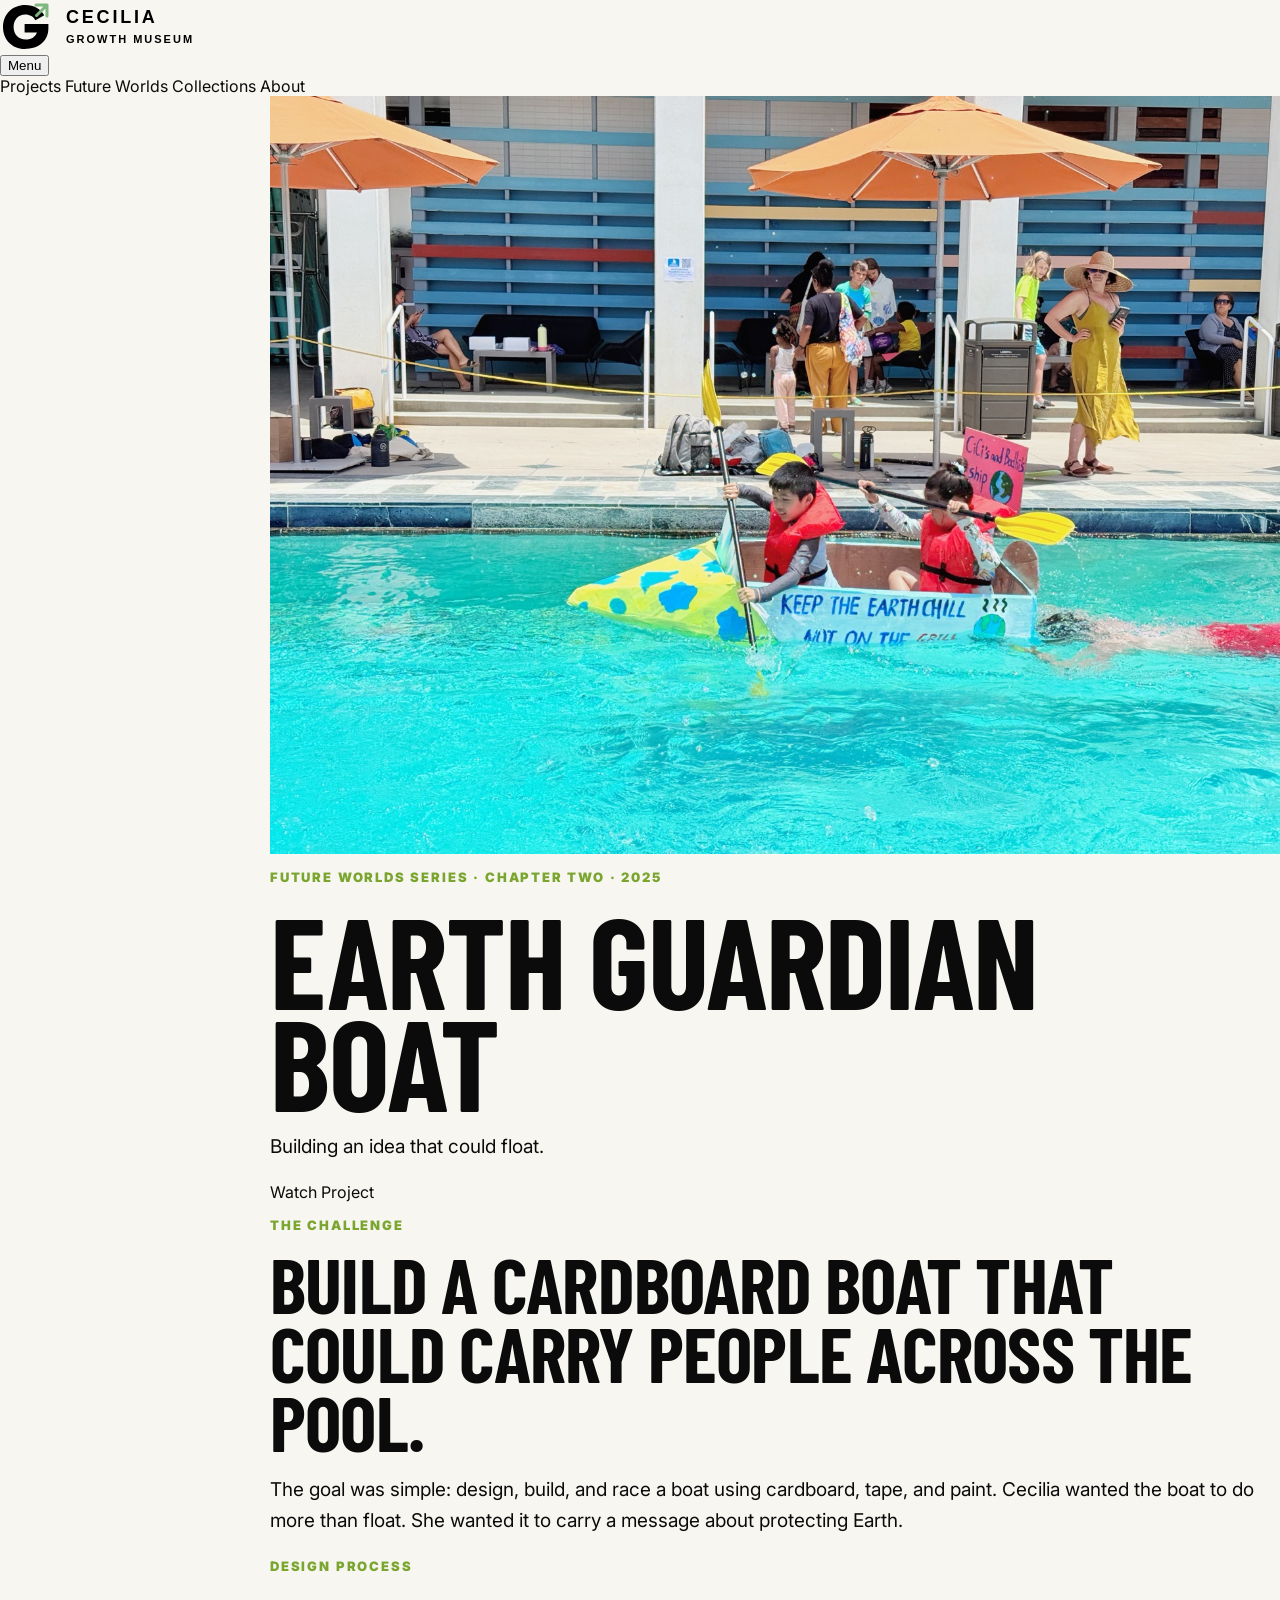
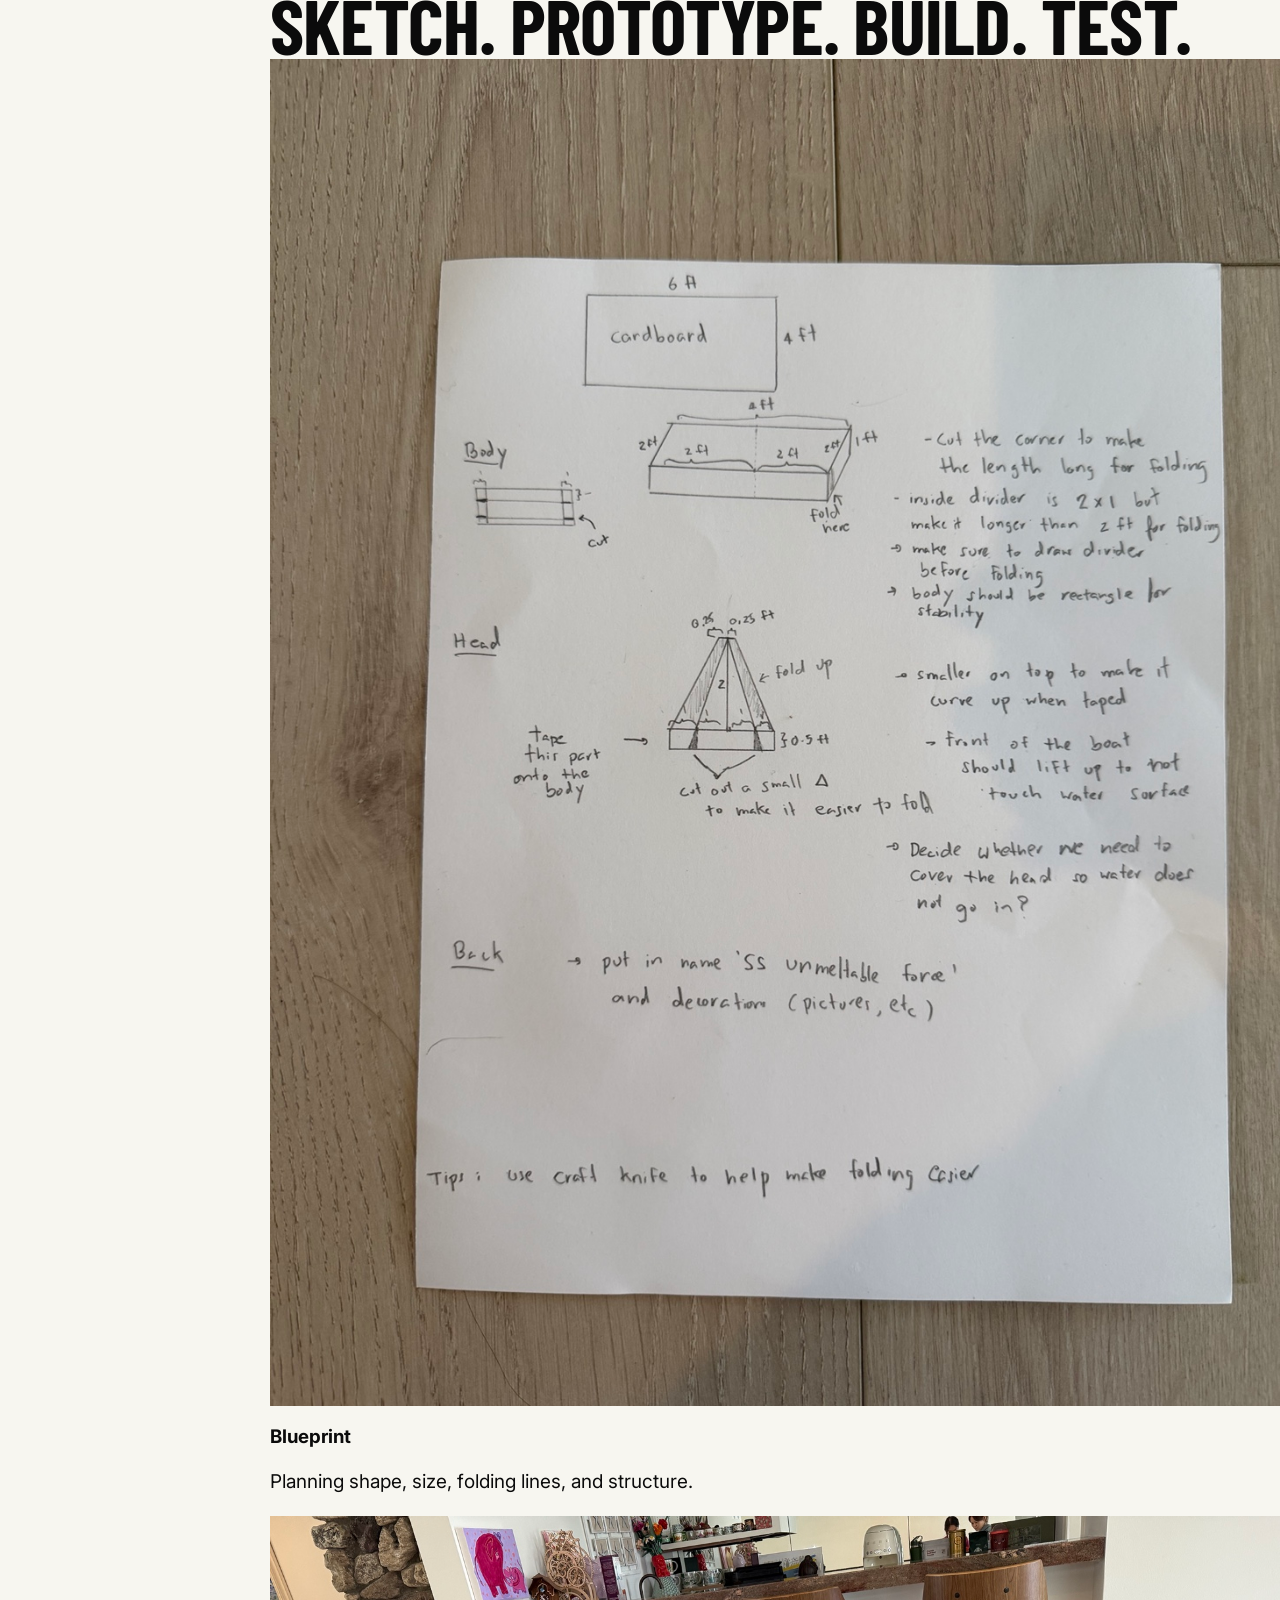
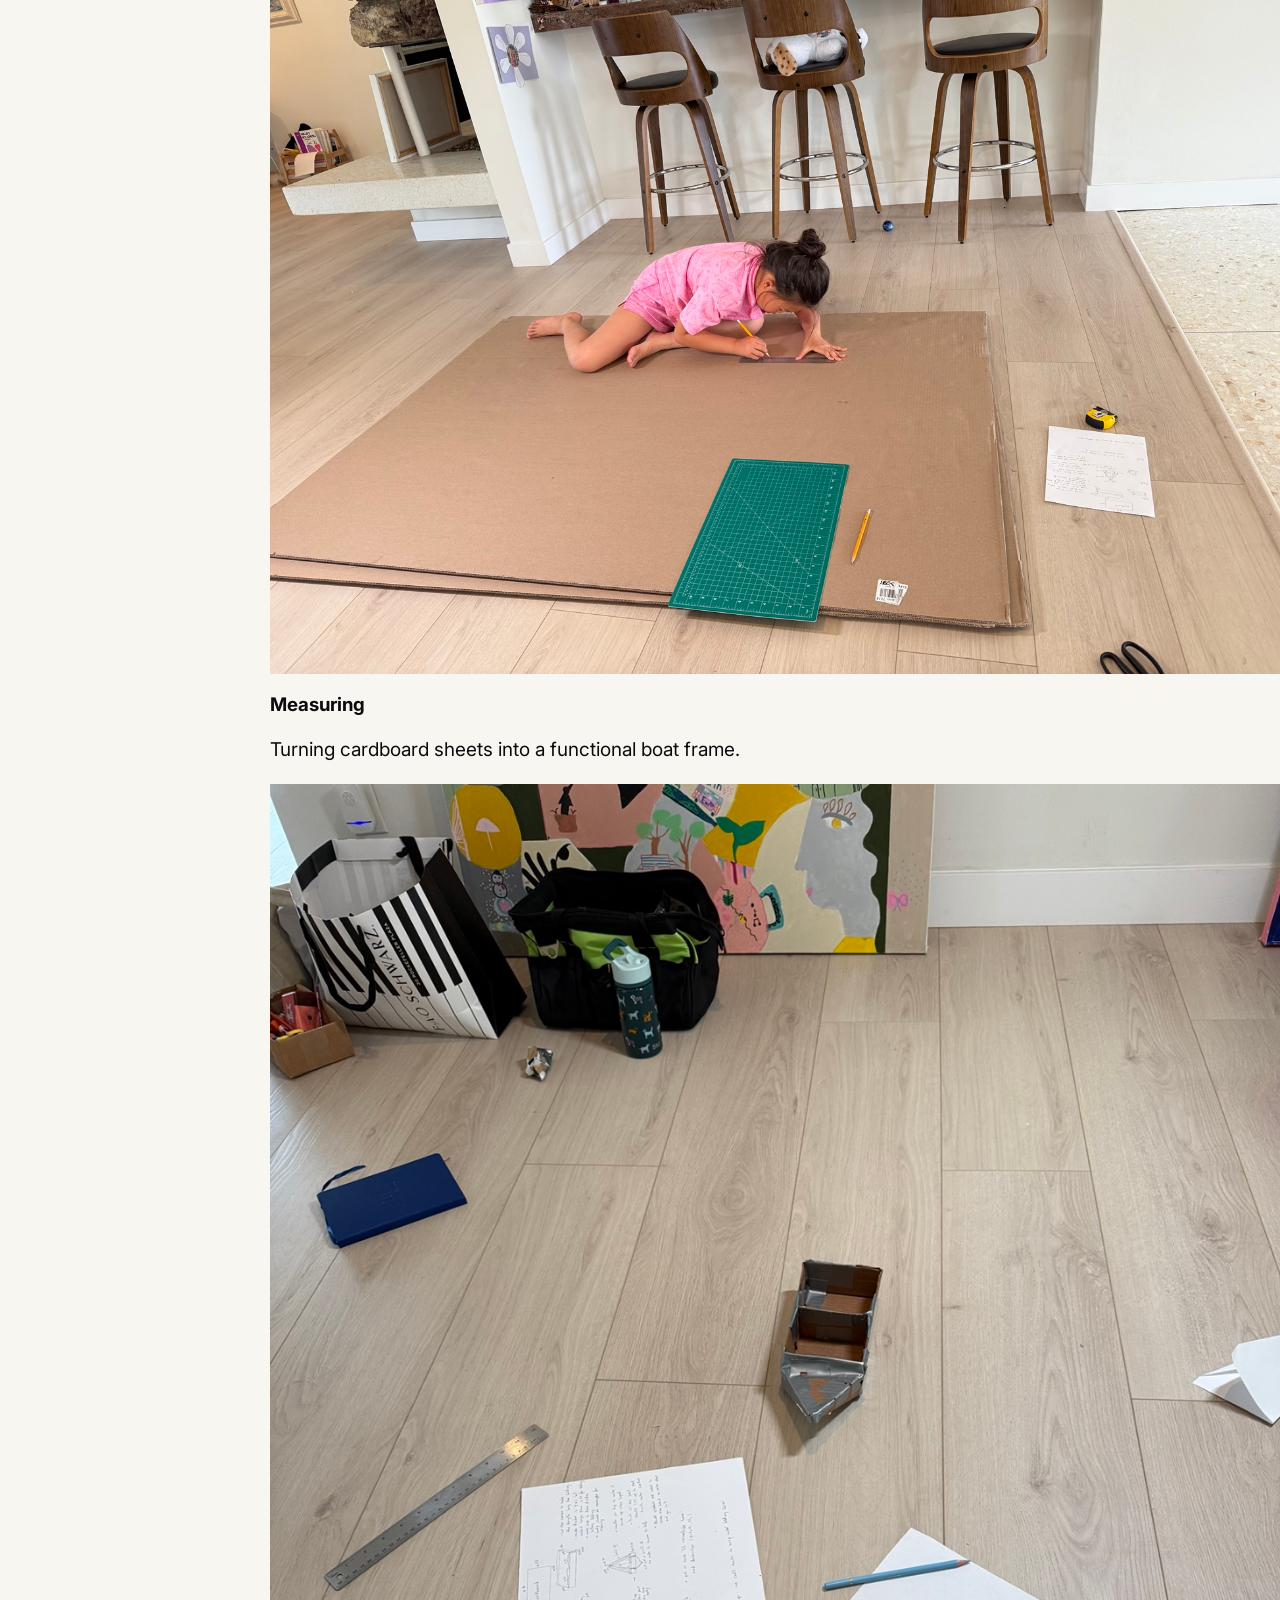
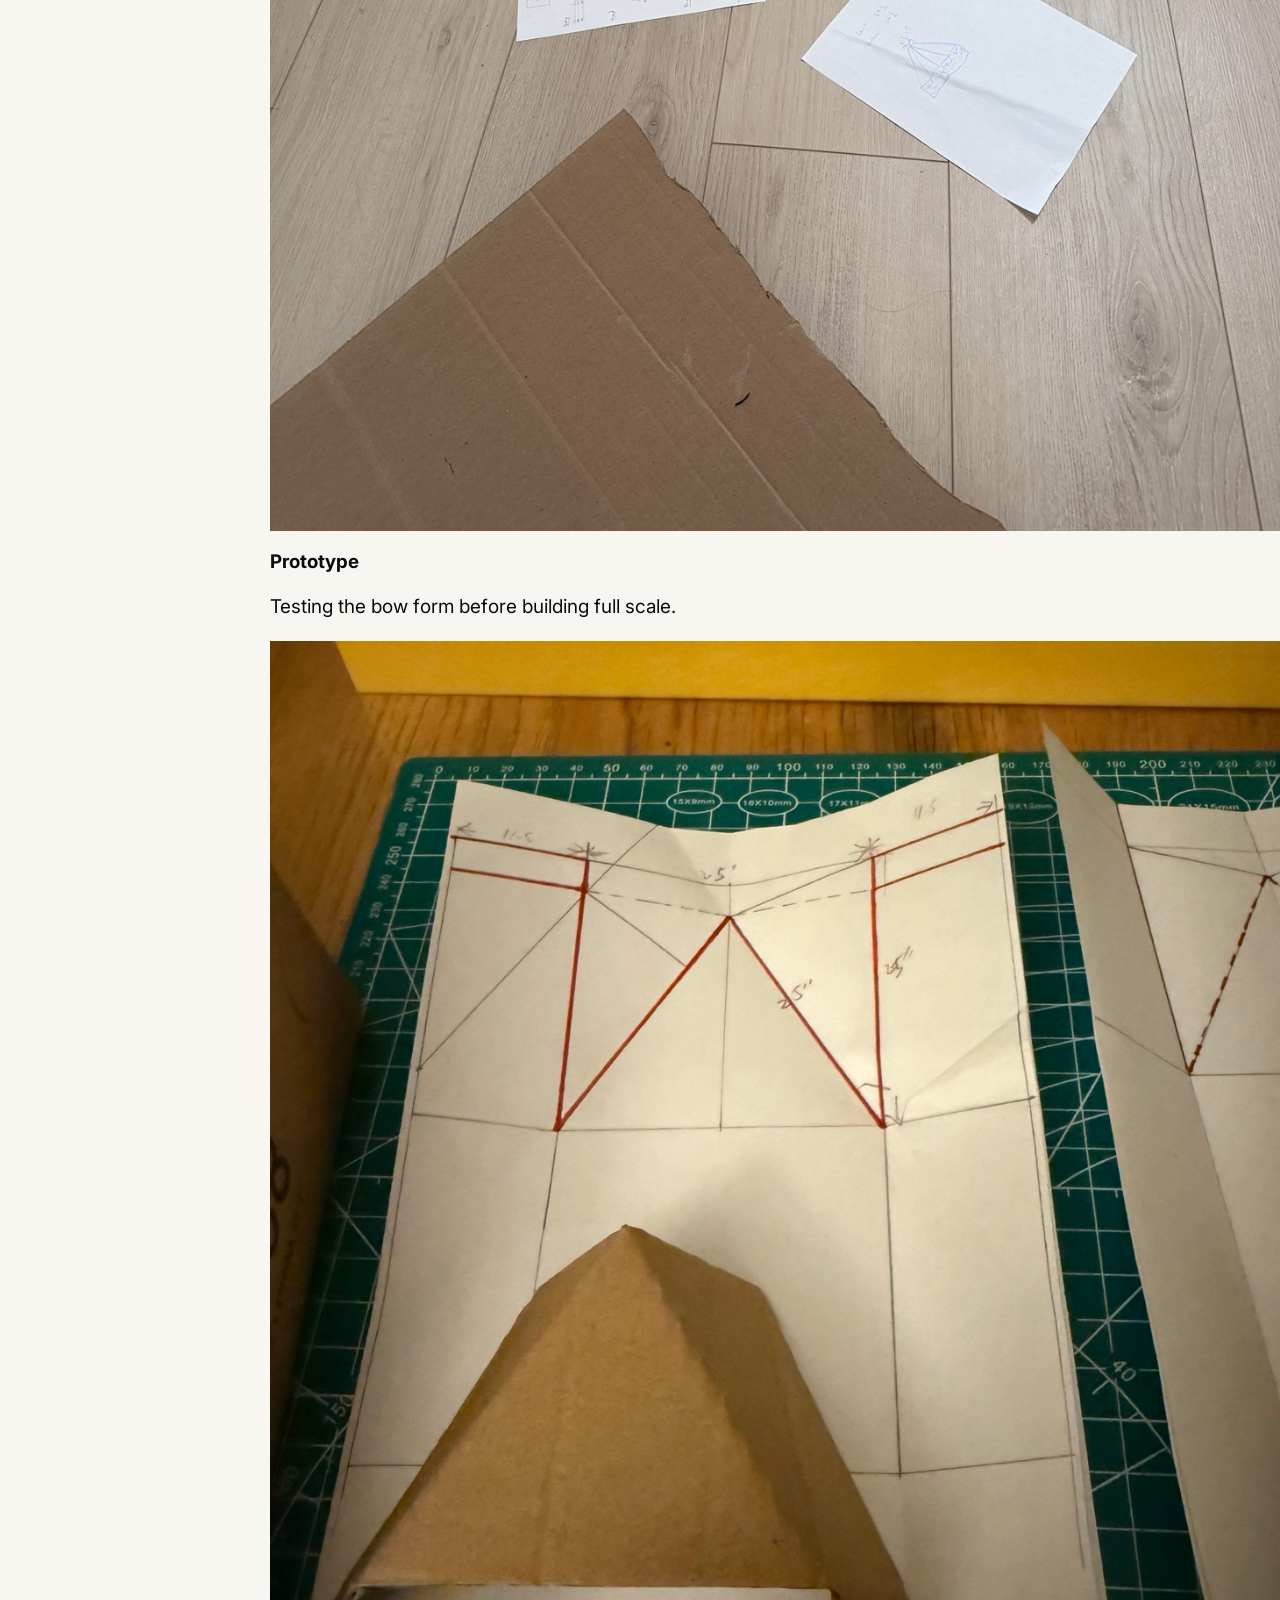
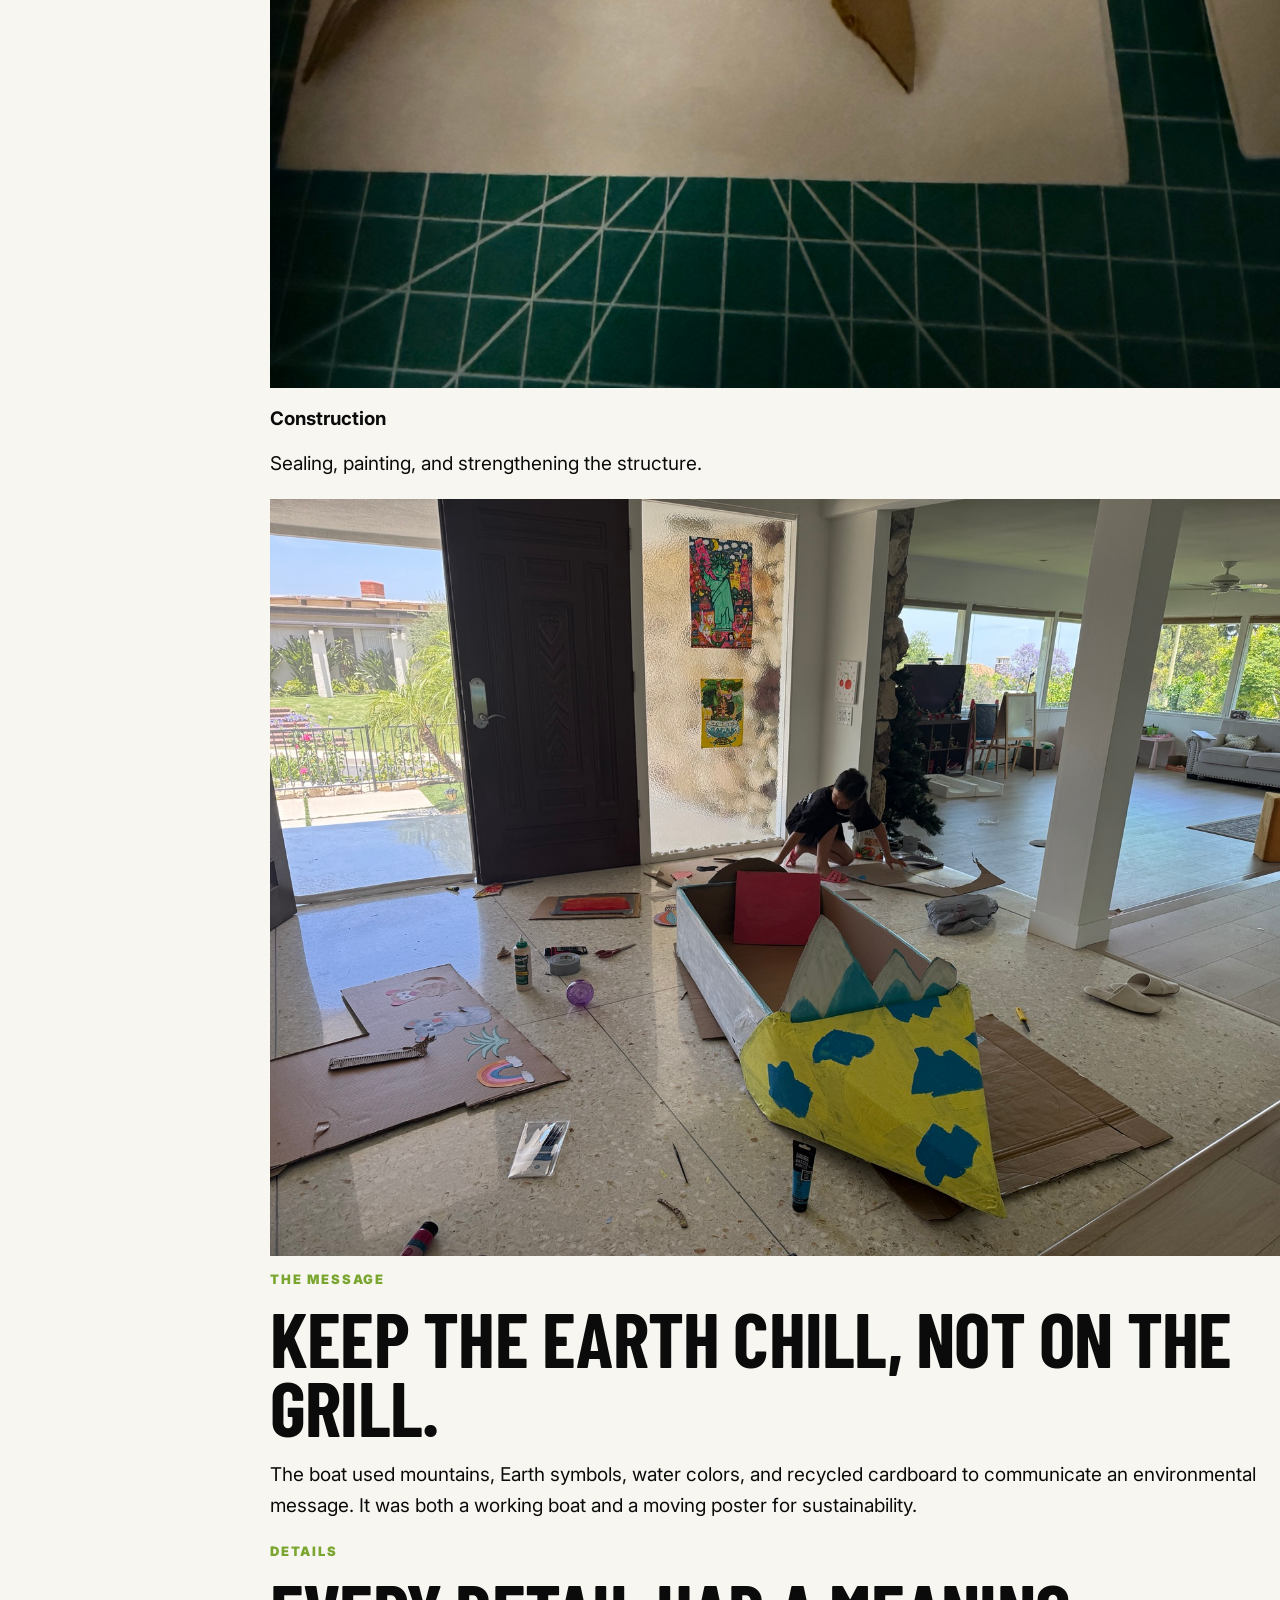
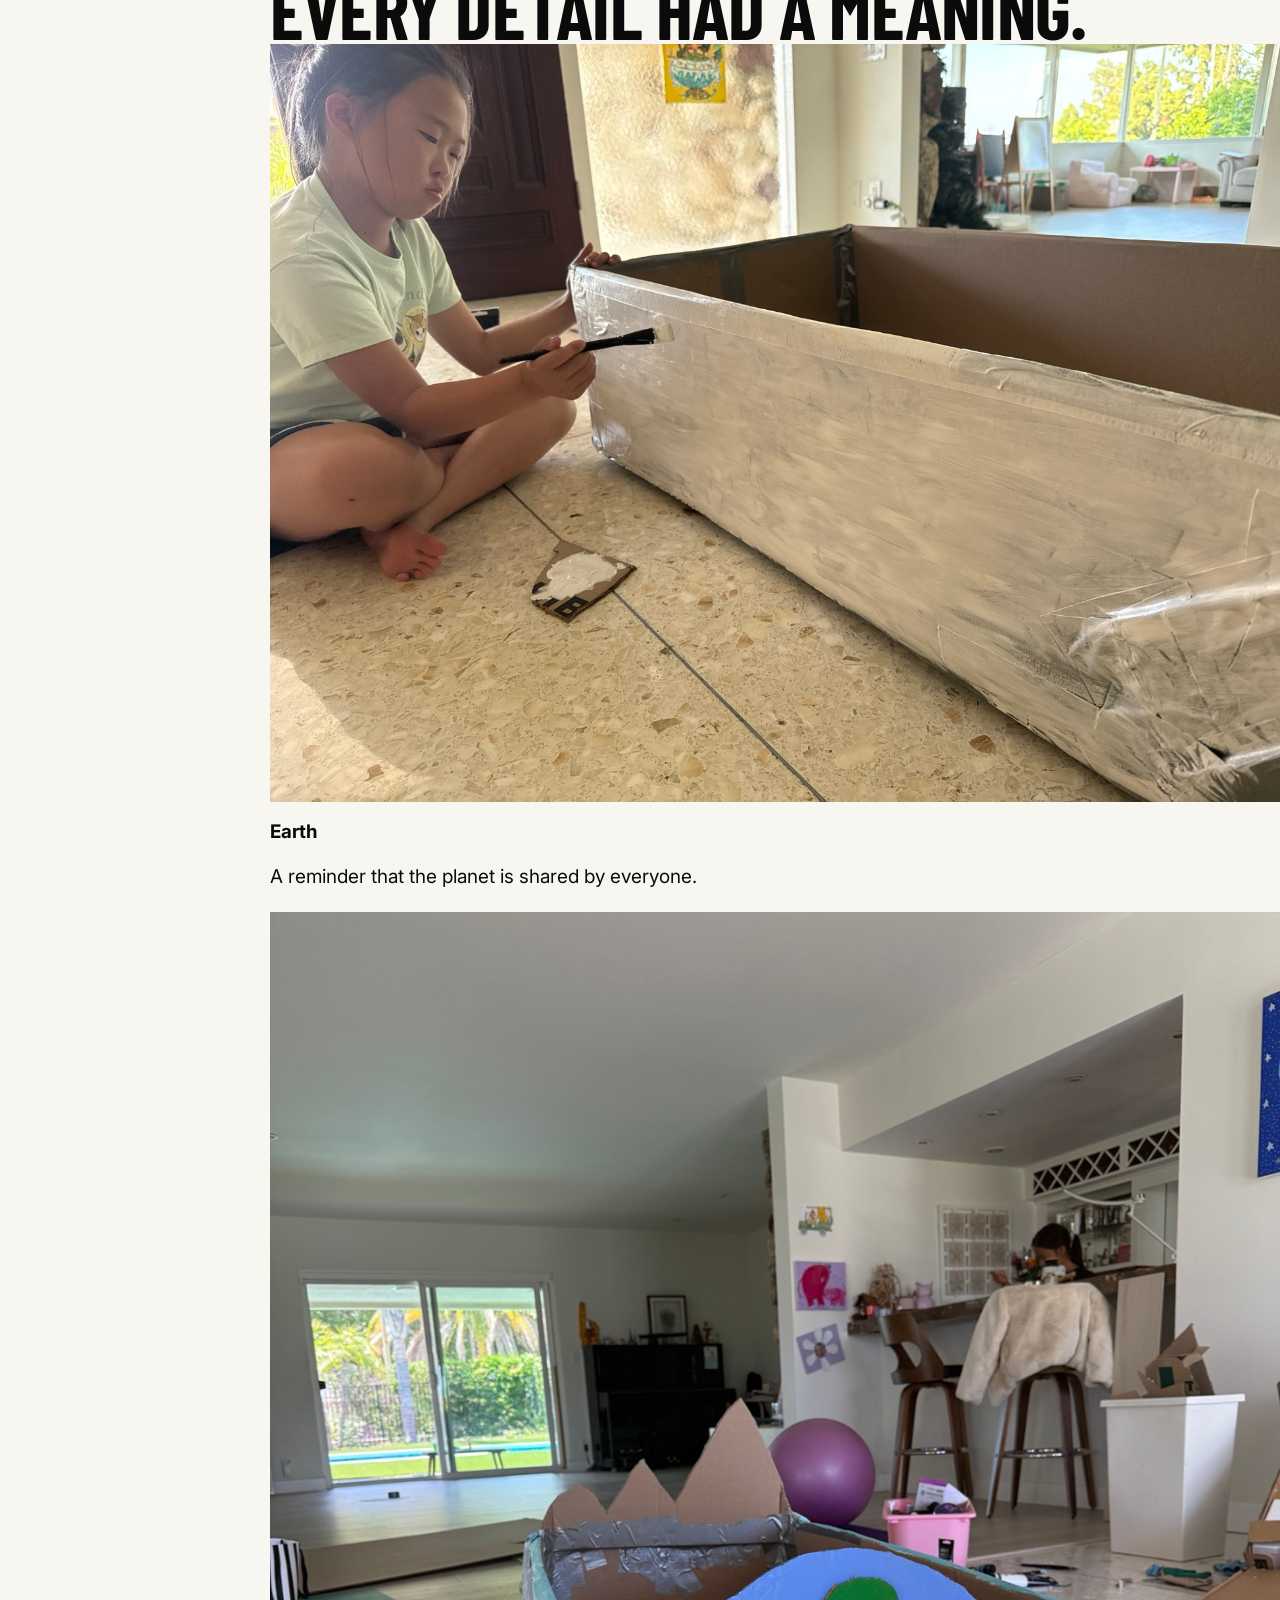
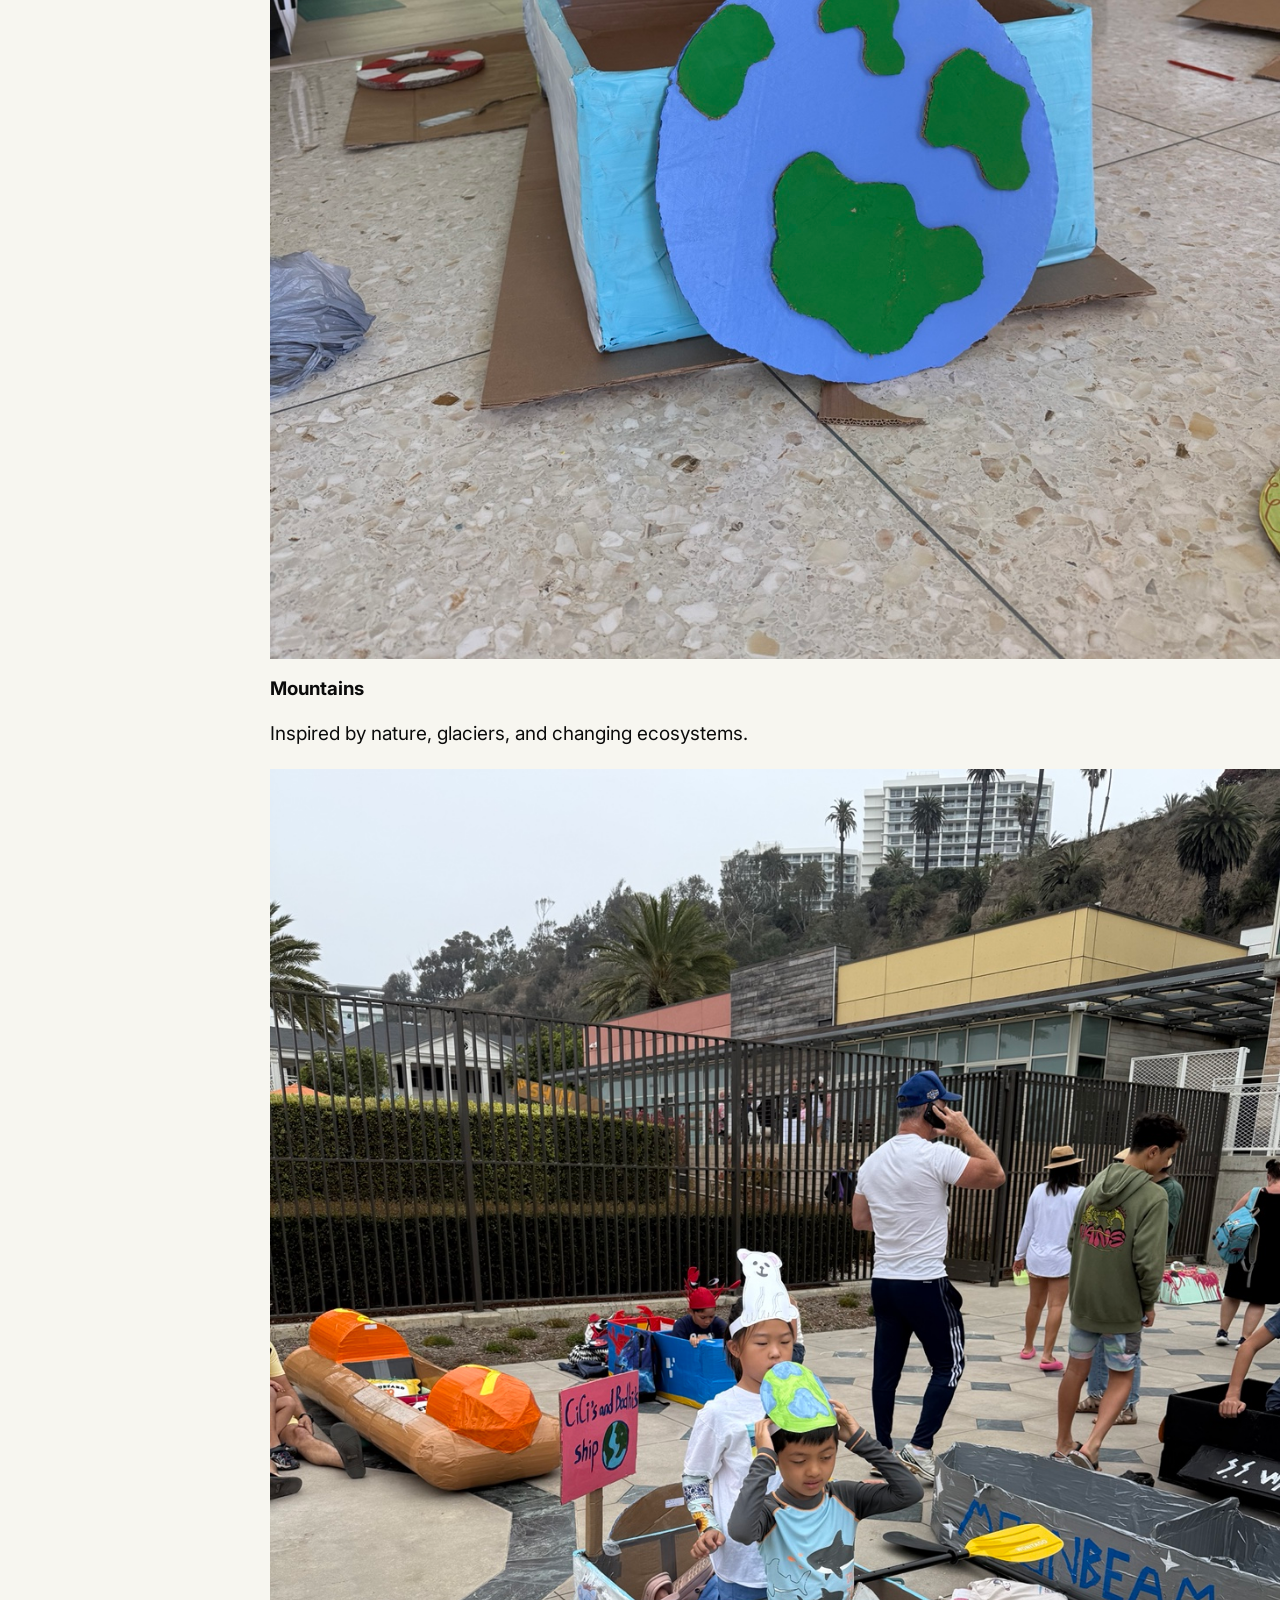
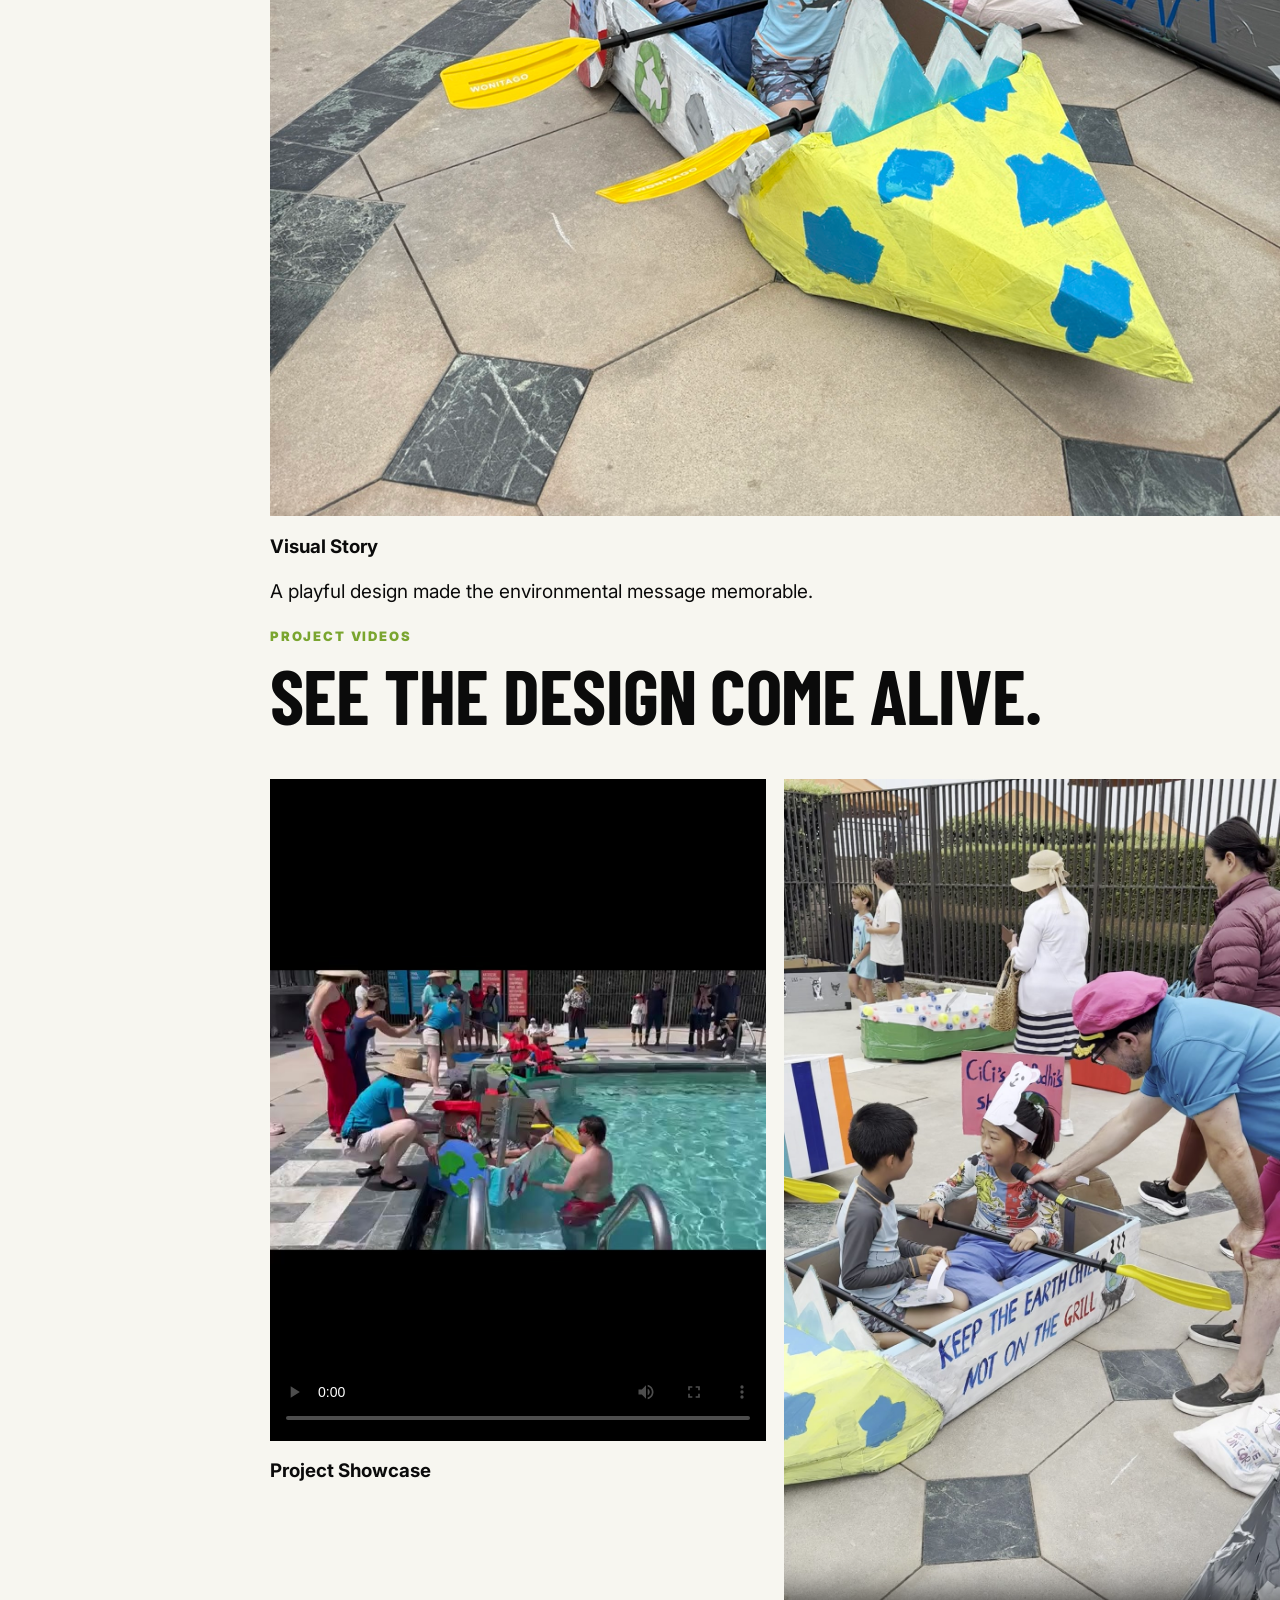
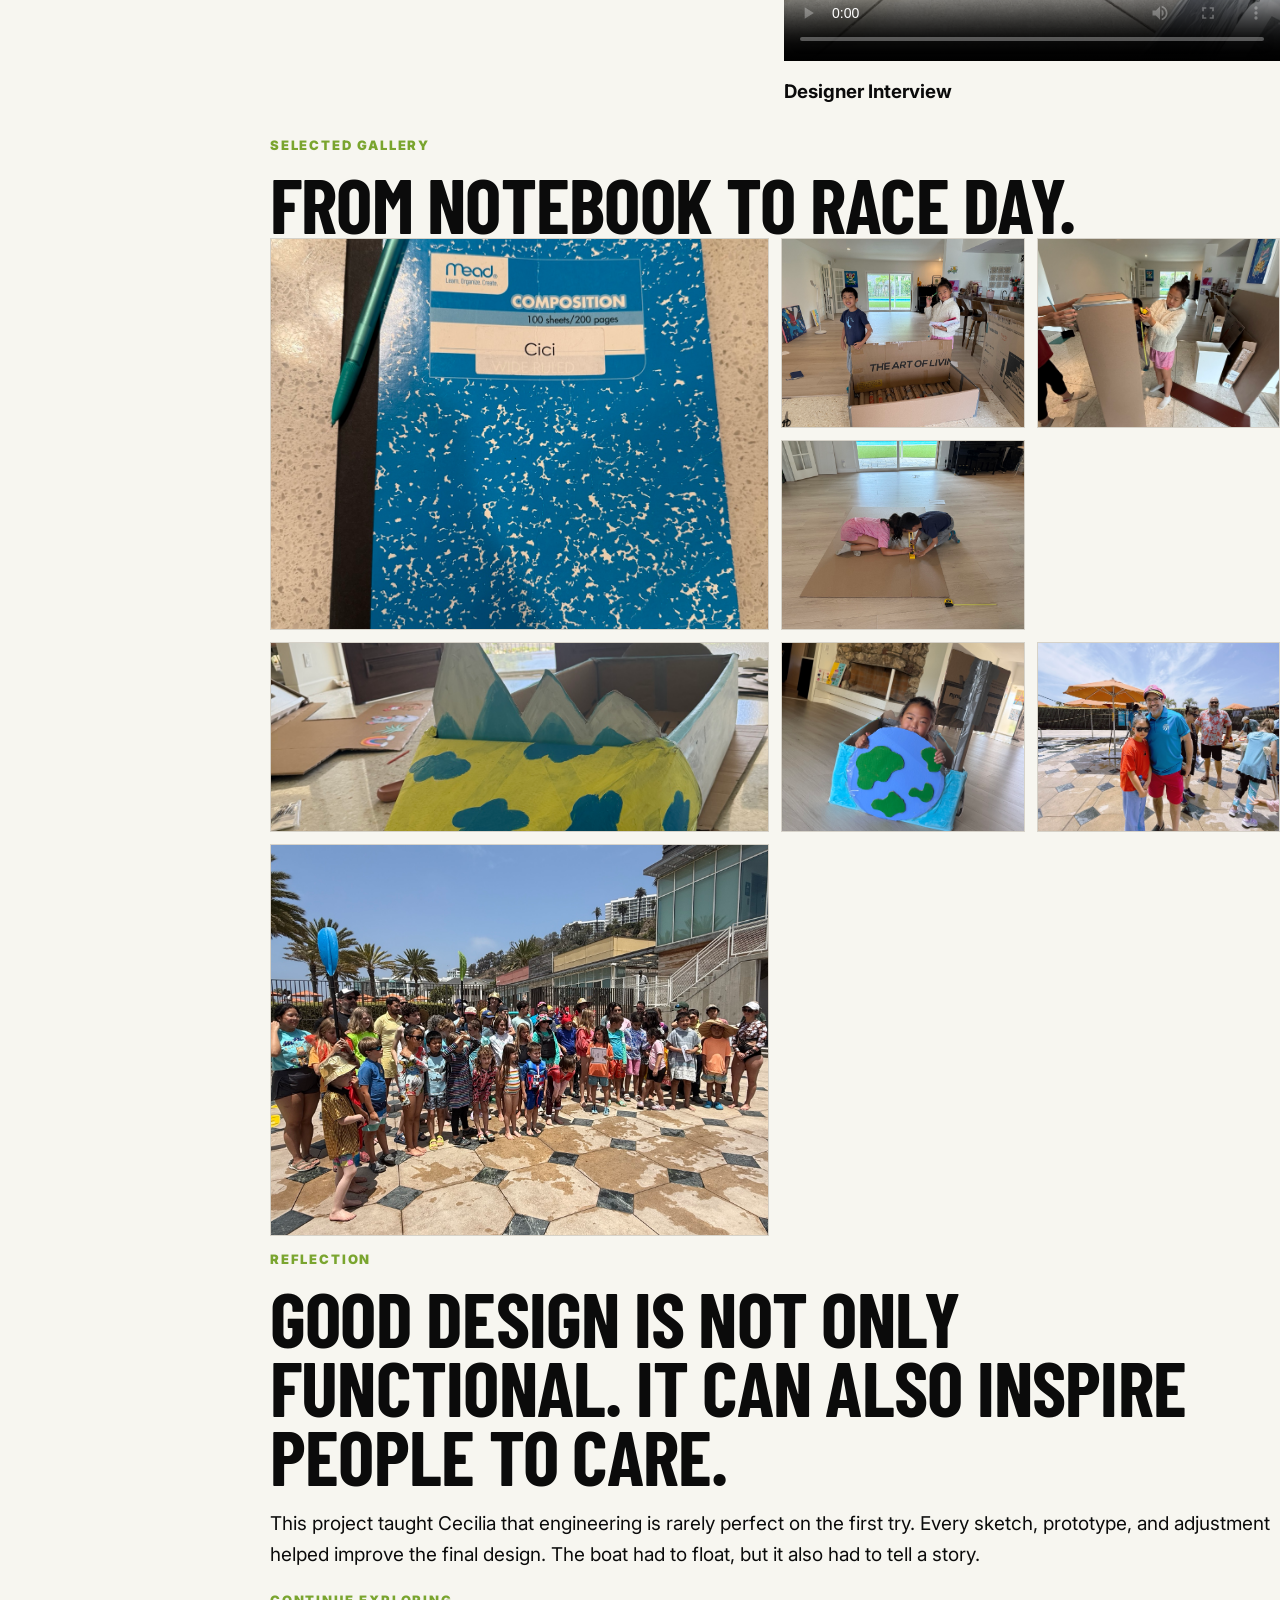
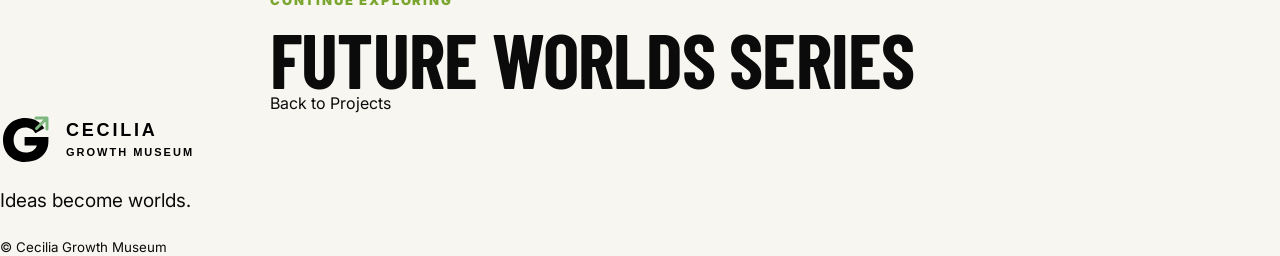
<file: earth-guardian-boat.html>
<!doctype html>
<html lang="en">
<head>
  <meta charset="utf-8"><meta name="viewport" content="width=device-width, initial-scale=1">
  <title>Earth Guardian Boat — Cecilia Growth Museum</title>
  <link rel="stylesheet" href="styles.css">
</head>
<body>

<header class="site-header">
  <a class="brand" href="index.html" aria-label="Cecilia Growth Museum"><img src="logo.svg" alt=""></a>
  <button class="menu-toggle" aria-label="Open navigation">Menu</button>
  <nav class="nav-links">
    <a href="index.html#projects">Projects</a>
    <a href="index.html#future-worlds">Future Worlds</a>
    <a href="index.html#collections">Collections</a>
    <a href="index.html#about">About</a>
  </nav>
</header>

<main>
  <section class="earth-hero">
    <img src="race-hero.jpg" alt="Earth Guardian Boat racing in the pool">
    <div class="earth-title">
      <p class="eyebrow light">Future Worlds Series · Chapter Two · 2025</p>
      <h1>Earth Guardian<br>Boat</h1>
      <p>Building an idea that could float.</p>
      <a class="btn light" href="#videos">Watch Project</a>
    </div>
  </section>

  <section class="white-section split-section">
    <div>
      <p class="eyebrow">The Challenge</p>
      <h2>Build a cardboard boat that could carry people across the pool.</h2>
    </div>
    <div>
      <p>The goal was simple: design, build, and race a boat using cardboard, tape, and paint. Cecilia wanted the boat to do more than float. She wanted it to carry a message about protecting Earth.</p>
    </div>
  </section>

  <section class="black-section process-section">
    <p class="eyebrow light">Design Process</p>
    <h2>Sketch. Prototype. Build. Test.</h2>
    <div class="process-grid">
      <article><img src="boat-sketch.jpg" alt=""><h3>Blueprint</h3><p>Planning shape, size, folding lines, and structure.</p></article>
      <article><img src="measuring-cardboard.jpg" alt=""><h3>Measuring</h3><p>Turning cardboard sheets into a functional boat frame.</p></article>
      <article><img src="small-prototype.jpg" alt=""><h3>Prototype</h3><p>Testing the bow form before building full scale.</p></article>
      <article><img src="painting-side.jpg" alt=""><h3>Construction</h3><p>Sealing, painting, and strengthening the structure.</p></article>
    </div>
  </section>

  <section class="white-section editorial-section">
    <img src="finished-boat.jpg" alt="Finished Earth Guardian Boat">
    <div>
      <p class="eyebrow">The Message</p>
      <h2>Keep the Earth chill, not on the grill.</h2>
      <p>The boat used mountains, Earth symbols, water colors, and recycled cardboard to communicate an environmental message. It was both a working boat and a moving poster for sustainability.</p>
    </div>
  </section>

  <section class="black-section detail-section">
    <p class="eyebrow light">Details</p>
    <h2>Every detail had a meaning.</h2>
    <div class="detail-grid">
      <article><img src="earth-disc.jpg" alt=""><h3>Earth</h3><p>A reminder that the planet is shared by everyone.</p></article>
      <article><img src="yellow-bow.jpg" alt=""><h3>Mountains</h3><p>Inspired by nature, glaciers, and changing ecosystems.</p></article>
      <article><img src="boat-portrait.jpg" alt=""><h3>Visual Story</h3><p>A playful design made the environmental message memorable.</p></article>
    </div>
  </section>

  <section id="videos" class="white-section video-pair">
    <p class="eyebrow">Project Videos</p>
    <h2>See the design come alive.</h2>
    <div class="video-grid">
      <article>
        <video controls poster="earth-video-poster.jpg"><source src="earth-guardian-project-video.mp4" type="video/mp4"></video>
        <h3>Project Showcase</h3>
      </article>
      <article>
        <video controls poster="earth-interview-poster.jpg"><source src="earth-guardian-interview.mov" type="video/quicktime"></video>
        <h3>Designer Interview</h3>
      </article>
    </div>
  </section>

  <section class="white-section gallery-section">
    <p class="eyebrow">Selected Gallery</p>
    <h2>From notebook to race day.</h2>
    <div class="gallery" id="gallery">
      <img src="notebook-cover.jpg" alt="">
      <img src="team-building.jpg" alt="">
      <img src="measuring-frame.jpg" alt="">
      <img src="pool-test.jpg" alt="">
      <img src="wide-build.jpg" alt="">
      <img src="beach-display.jpg" alt="">
      <img src="community-photo.jpg" alt="">
      <img src="regatta-group.jpg" alt="">
    </div>
  </section>

  <section class="black-section reflection-card">
    <p class="eyebrow light">Reflection</p>
    <h2>Good design is not only functional. It can also inspire people to care.</h2>
    <p>This project taught Cecilia that engineering is rarely perfect on the first try. Every sketch, prototype, and adjustment helped improve the final design. The boat had to float, but it also had to tell a story.</p>
  </section>

  <section class="white-section next-project">
    <p class="eyebrow">Continue Exploring</p>
    <h2>Future Worlds Series</h2>
    <a class="btn dark" href="index.html#projects">Back to Projects</a>
  </section>
</main>
<div class="lightbox" aria-hidden="true"><button>×</button><img alt=""></div>

<footer class="footer">
  <img src="logo.svg" alt="">
  <div>
    <p>Ideas become worlds.</p>
    <small>© Cecilia Growth Museum</small>
  </div>
</footer>
<script src="script.js"></script>

</body>
</html>
</file>
<file: styles.css>
@import url('https://fonts.googleapis.com/css2?family=Barlow+Condensed:wght@600;700;800&family=Inter:wght@400;500;600;700;800&display=swap');

*{box-sizing:border-box}
html{scroll-behavior:smooth}
body{margin:0;font-family:Inter,Arial,sans-serif;background:#f7f6f0;color:#0b0b0b}
img,video{display:block;max-width:100%}
a{color:inherit;text-decoration:none}

.sidebar{position:fixed;inset:0 auto 0 0;width:270px;background:#fff;border-right:1px solid #e5e1d8;padding:42px 28px;z-index:10}
.brand strong{display:block;font-family:'Barlow Condensed';font-size:42px;line-height:.85}
.brand span{display:block;margin-top:10px;text-transform:uppercase;letter-spacing:.14em;font-size:13px;font-weight:800}
.sidebar nav{margin-top:70px;display:flex;flex-direction:column;gap:6px}
.sidebar nav a{padding:13px 14px;border-left:3px solid transparent;font-weight:800}
.sidebar nav a:hover{background:#f1f0ea;border-left-color:#8bbf35}

main{margin-left:270px}
.hero{min-height:100vh;display:grid;grid-template-columns:1fr 1fr;gap:48px;align-items:center;padding:80px 7vw;background:#fff}
.eyebrow{color:#7aa52f;text-transform:uppercase;letter-spacing:.14em;font-size:13px;font-weight:900}
h1,h2{margin:0;font-family:'Barlow Condensed';text-transform:uppercase;letter-spacing:-.01em}
h1{font-size:clamp(70px,10vw,140px);line-height:.8;margin:20px 0}
h2{font-size:clamp(46px,6vw,88px);line-height:.9}
p{font-size:19px;line-height:1.62}
.hero-box{min-height:70vh;border:1px dashed #bbb;display:grid;place-content:center;text-align:center;background:linear-gradient(135deg,#f4f3ee,#e6e4da)}
code{display:inline-block;padding:8px 10px;background:#111;color:#fff;border-radius:4px;font-size:13px}

.project{padding:95px 7vw}
.project.light{background:#fff;color:#111}
.project.dark{background:#050505;color:#fff}
.section-title{max-width:900px;margin-bottom:36px}
.section-title p:last-child{color:#666}
.dark .section-title p:last-child{color:#d0d0d0}

.gallery{display:grid;grid-template-columns:repeat(4,1fr);grid-auto-rows:190px;gap:12px}
.gallery img{width:100%;height:100%;object-fit:cover;background:#e8e4da;border:1px solid rgba(0,0,0,.08);cursor:pointer}
.gallery img:nth-child(1),.gallery img:nth-child(8),.gallery img:nth-child(15){grid-column:span 2;grid-row:span 2}
.gallery img:nth-child(5),.gallery img:nth-child(11){grid-column:span 2}

.video-box,.video-grid{margin-top:36px}
.video-grid{display:grid;grid-template-columns:1fr 1fr;gap:18px}
.video-box video,.video-grid video{width:100%;margin-top:14px;background:#000;min-height:260px}

.lightbox{position:fixed;inset:0;background:rgba(0,0,0,.92);display:none;align-items:center;justify-content:center;z-index:99;padding:32px}
.lightbox.open{display:flex}
.lightbox img{max-width:92vw;max-height:88vh}
.lightbox button{position:absolute;top:22px;right:30px;background:none;color:white;border:0;font-size:46px;cursor:pointer}

@media(max-width:900px){
  .sidebar{position:relative;width:auto;inset:auto}
  .sidebar nav{margin-top:28px}
  main{margin-left:0}
  .hero{grid-template-columns:1fr;padding:56px 24px}
  .project{padding:70px 24px}
  .gallery{grid-template-columns:repeat(2,1fr)}
  .video-grid{grid-template-columns:1fr}
}
@media(max-width:560px){
  h1{font-size:62px}
  .gallery{grid-template-columns:1fr;grid-auto-rows:260px}
  .gallery img:nth-child(n){grid-column:auto;grid-row:auto}
}
</file>
